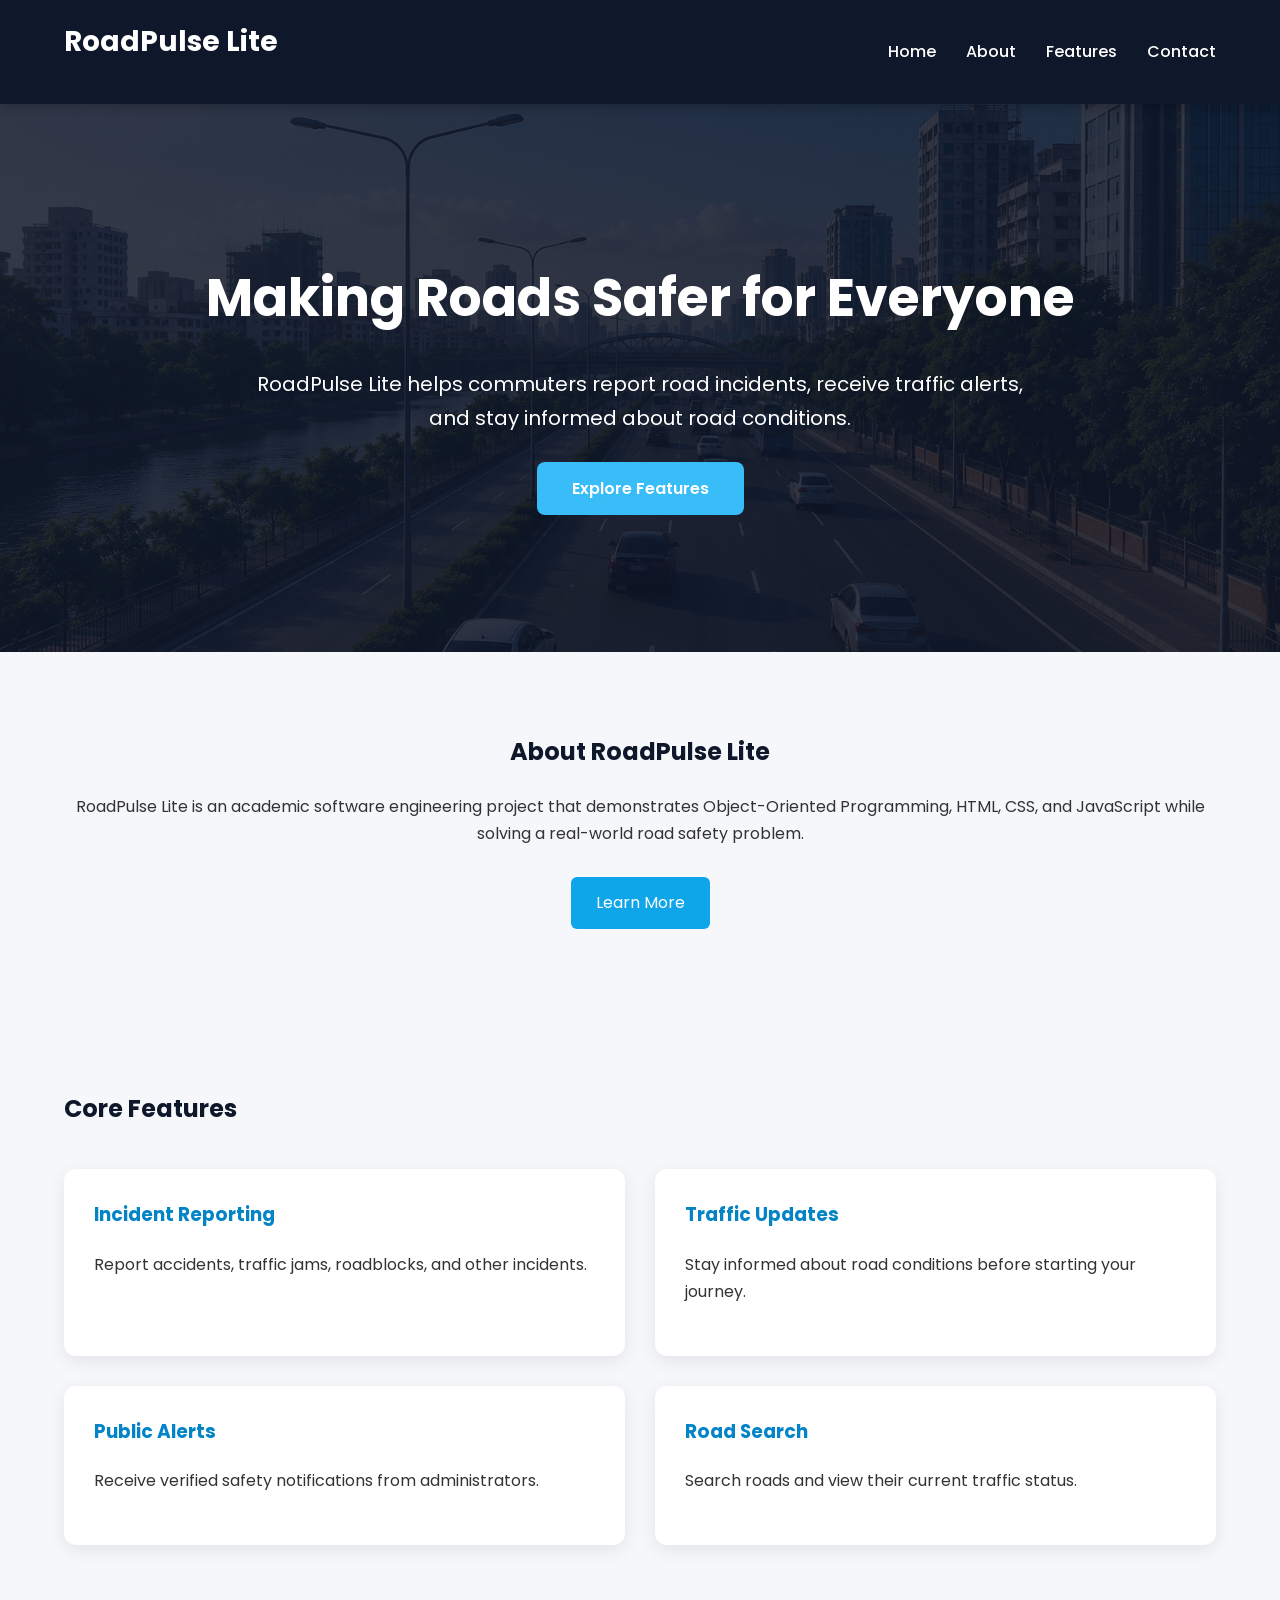
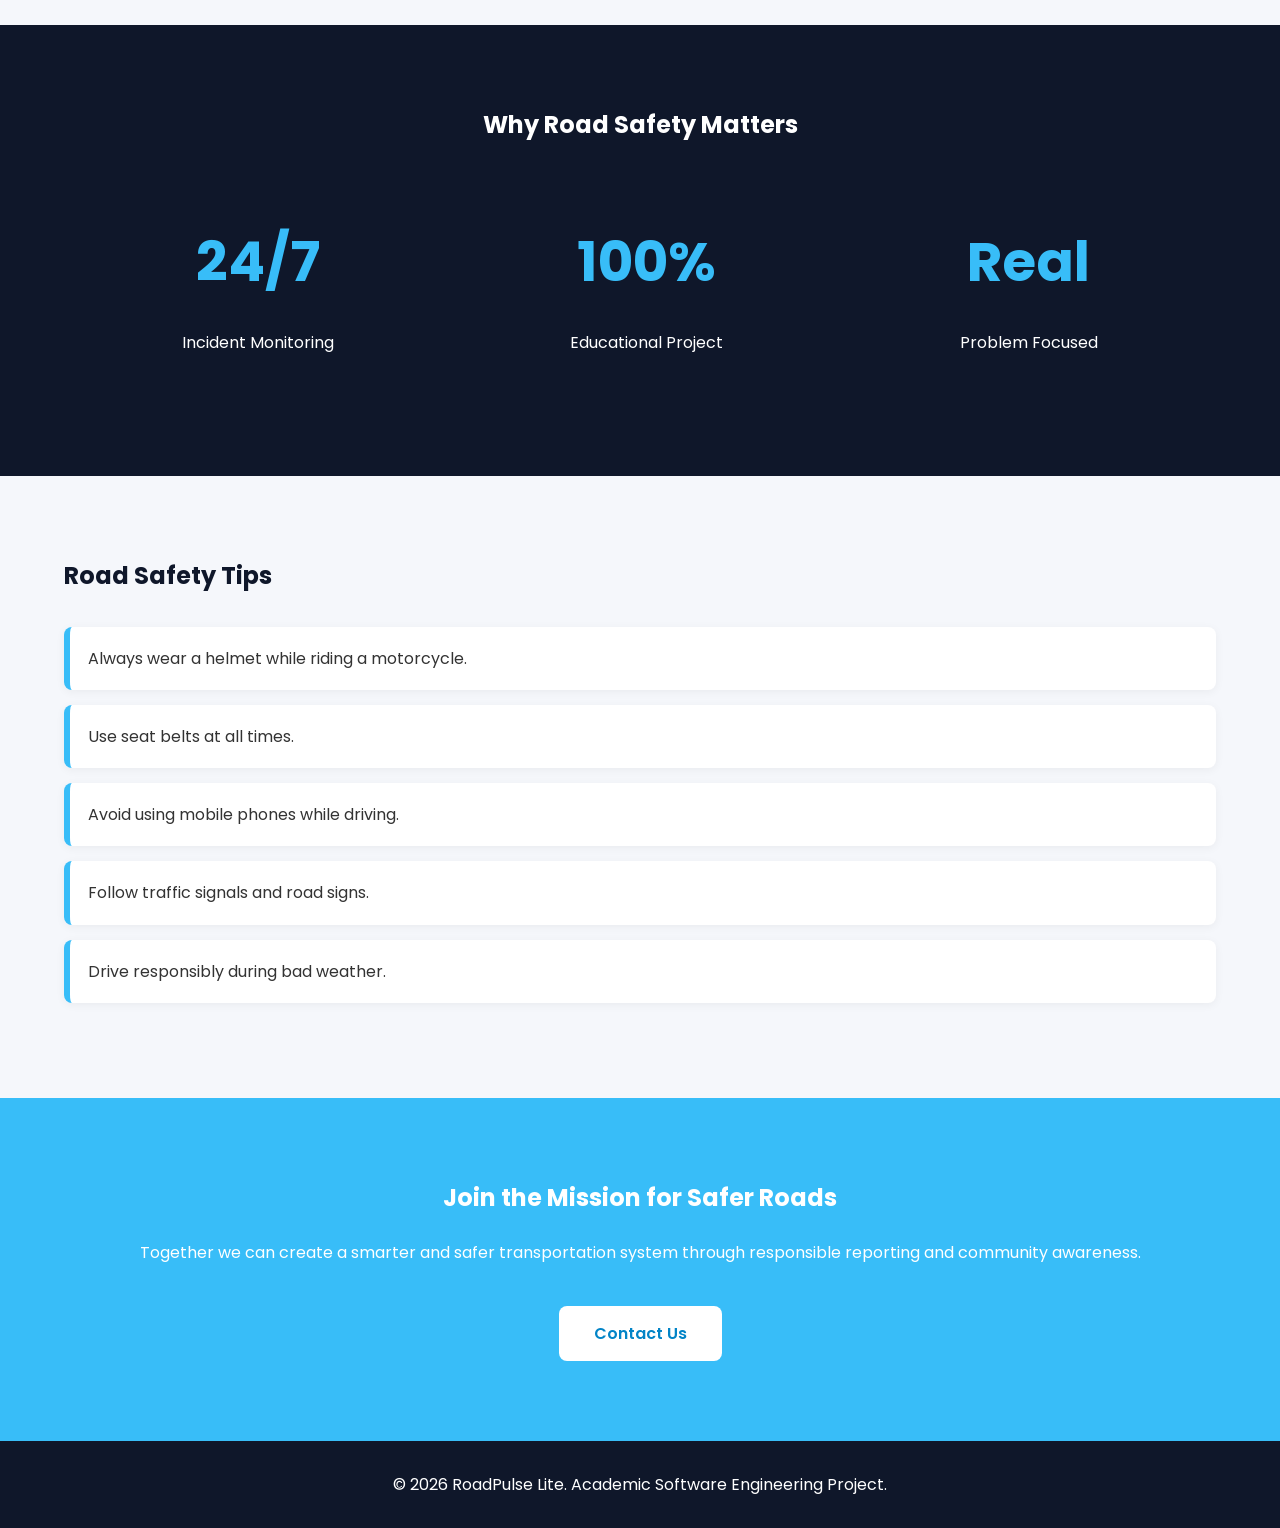
<file: Website/index.html>
<!DOCTYPE html>
<html lang="en">

<head>

    <meta charset="UTF-8">
    <meta name="viewport" content="width=device-width, initial-scale=1.0">

    <title>RoadPulse Lite | Smart Road Safety Platform</title>

    <meta name="description"
        content="RoadPulse Lite is a road safety and traffic incident reporting platform designed for Bangladesh.">

    <meta name="keywords"
        content="RoadPulse, Road Safety, Traffic, Bangladesh, Accident Reporting">

    <meta name="author" content="RoadPulse Lite Team">

    <link rel="stylesheet" href="css/style.css">
    <link rel="stylesheet" href="css/responsive.css">

</head>

<body>

    <!-- ========================= -->
    <!-- Header -->
    <!-- ========================= -->

    <header>

        <div class="container">

            <div class="logo">

                <h1>RoadPulse Lite</h1>

            </div>

            <nav>

                <ul>

                    <li><a href="index.html">Home</a></li>

                    <li><a href="about.html">About</a></li>

                    <li><a href="features.html">Features</a></li>

                    <li><a href="contact.html">Contact</a></li>

                </ul>

            </nav>

        </div>

    </header>

    <!-- ========================= -->
    <!-- Hero -->
    <!-- ========================= -->

    <main>

        <section id="hero">

            <div class="container">

                <h2>
                    Making Roads Safer for Everyone
                </h2>

                <p>

                    RoadPulse Lite helps commuters report road incidents,
                    receive traffic alerts,
                    and stay informed about road conditions.

                </p>

                <a href="features.html">
                    Explore Features
                </a>

            </div>

        </section>

        <!-- ========================= -->
        <!-- About -->
        <!-- ========================= -->

        <section id="about-preview">

            <div class="container">

                <h2>
                    About RoadPulse Lite
                </h2>

                <p>

                    RoadPulse Lite is an academic software engineering project
                    that demonstrates Object-Oriented Programming,
                    HTML,
                    CSS,
                    and JavaScript while solving a real-world road safety problem.

                </p>

                <a href="about.html">
                    Learn More
                </a>

            </div>

        </section>

        <!-- ========================= -->
        <!-- Features -->
        <!-- ========================= -->

        <section id="features-preview">

            <div class="container">

                <h2>
                    Core Features
                </h2>

                <div class="feature-grid">

                    <article>

                        <h3>
                            Incident Reporting
                        </h3>

                        <p>

                            Report accidents,
                            traffic jams,
                            roadblocks,
                            and other incidents.

                        </p>

                    </article>

                    <article>

                        <h3>
                            Traffic Updates
                        </h3>

                        <p>

                            Stay informed about road conditions
                            before starting your journey.

                        </p>

                    </article>

                    <article>

                        <h3>
                            Public Alerts
                        </h3>

                        <p>

                            Receive verified safety notifications
                            from administrators.

                        </p>

                    </article>

                    <article>

                        <h3>
                            Road Search
                        </h3>

                        <p>

                            Search roads and view their current traffic status.

                        </p>

                    </article>

                </div>

            </div>

        </section>

        <!-- ========================= -->
        <!-- Statistics -->
        <!-- ========================= -->

        <section id="statistics">

            <div class="container">

                <h2>

                    Why Road Safety Matters

                </h2>

                <div class="stats">

                    <div>

                        <h3>24/7</h3>

                        <p>Incident Monitoring</p>

                    </div>

                    <div>

                        <h3>100%</h3>

                        <p>Educational Project</p>

                    </div>

                    <div>

                        <h3>Real</h3>

                        <p>Problem Focused</p>

                    </div>

                </div>

            </div>

        </section>

        <!-- ========================= -->
        <!-- Safety Tips -->
        <!-- ========================= -->

        <section id="tips">

            <div class="container">

                <h2>

                    Road Safety Tips

                </h2>

                <ul>

                    <li>Always wear a helmet while riding a motorcycle.</li>

                    <li>Use seat belts at all times.</li>

                    <li>Avoid using mobile phones while driving.</li>

                    <li>Follow traffic signals and road signs.</li>

                    <li>Drive responsibly during bad weather.</li>

                </ul>

            </div>

        </section>

        <!-- ========================= -->
        <!-- Call To Action -->
        <!-- ========================= -->

        <section id="cta">

            <div class="container">

                <h2>

                    Join the Mission for Safer Roads

                </h2>

                <p>

                    Together we can create a smarter and safer transportation
                    system through responsible reporting and community awareness.

                </p>

                <a href="contact.html">

                    Contact Us

                </a>

            </div>

        </section>

    </main>

    <!-- ========================= -->
    <!-- Footer -->
    <!-- ========================= -->

    <footer>

        <div class="container">

            <p>

                © 2026 RoadPulse Lite.
                Academic Software Engineering Project.

            </p>

        </div>

    </footer>

</body>

</html>
</file>
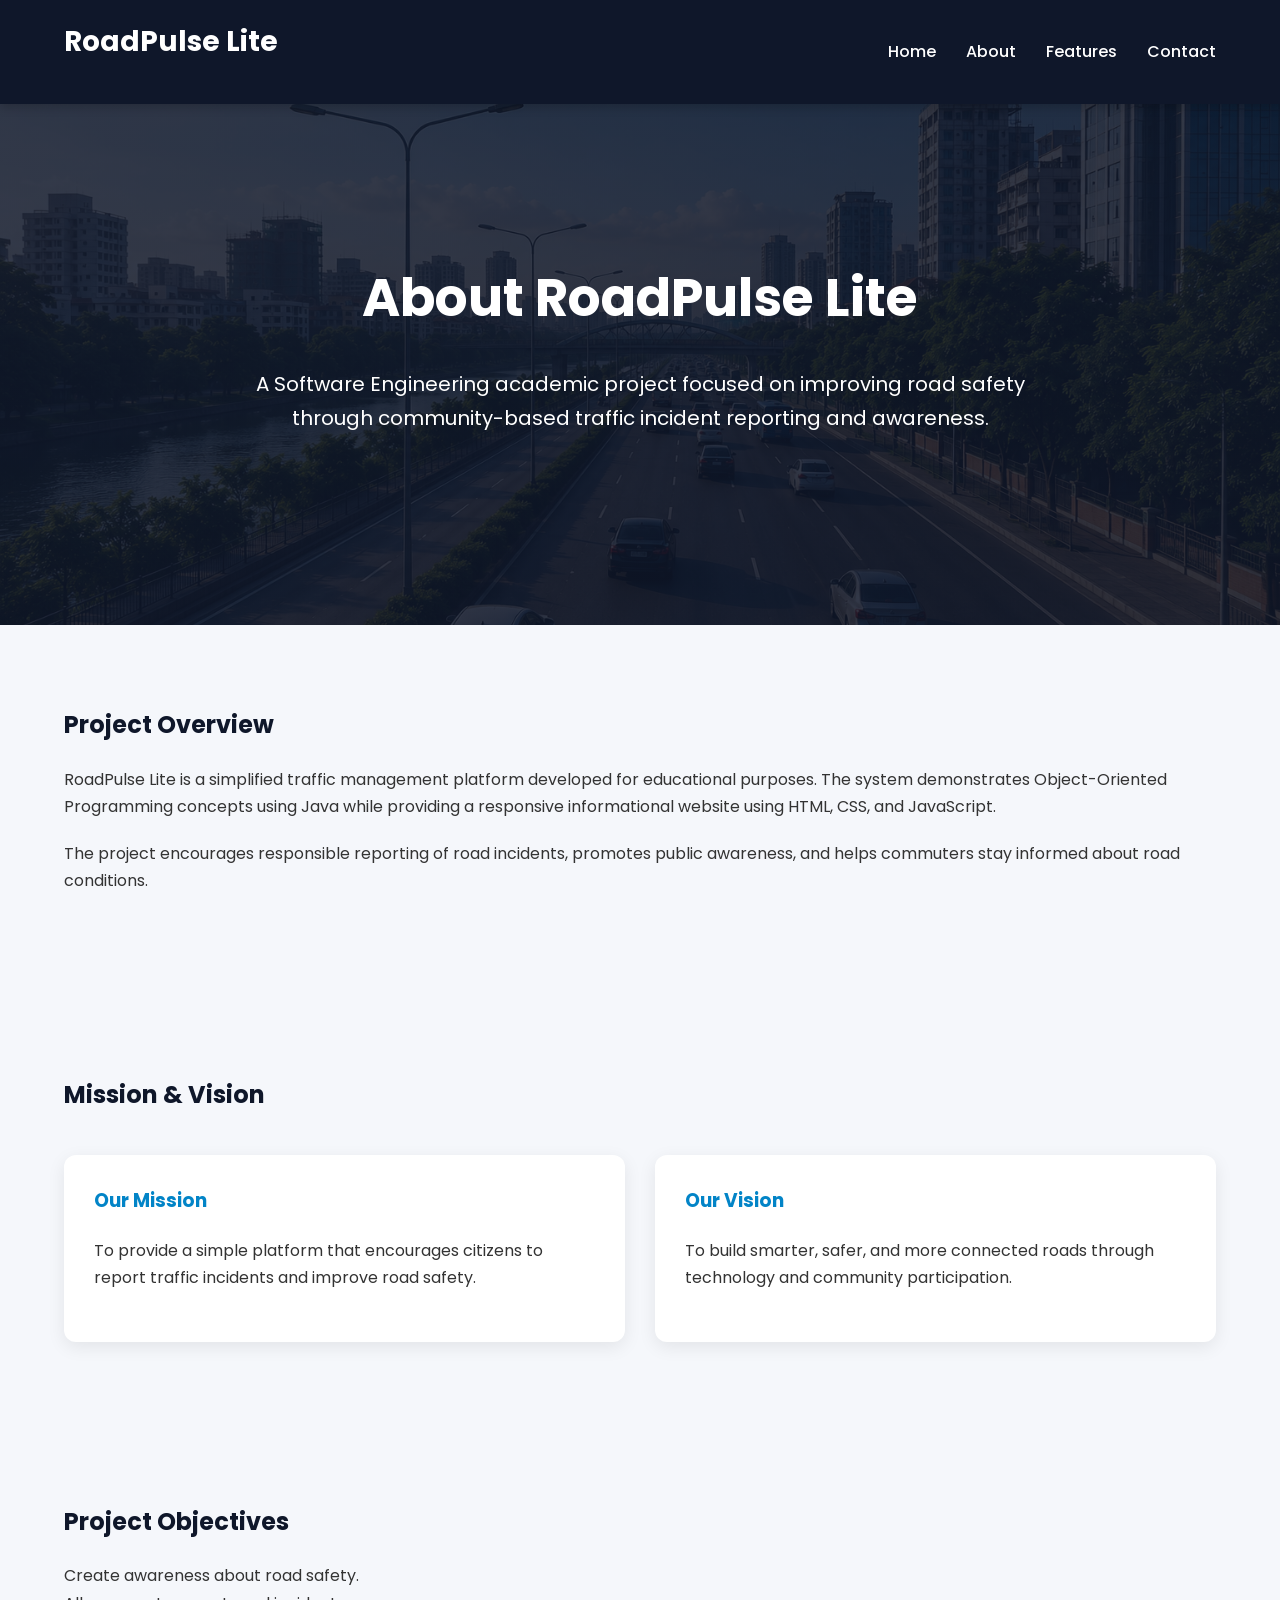
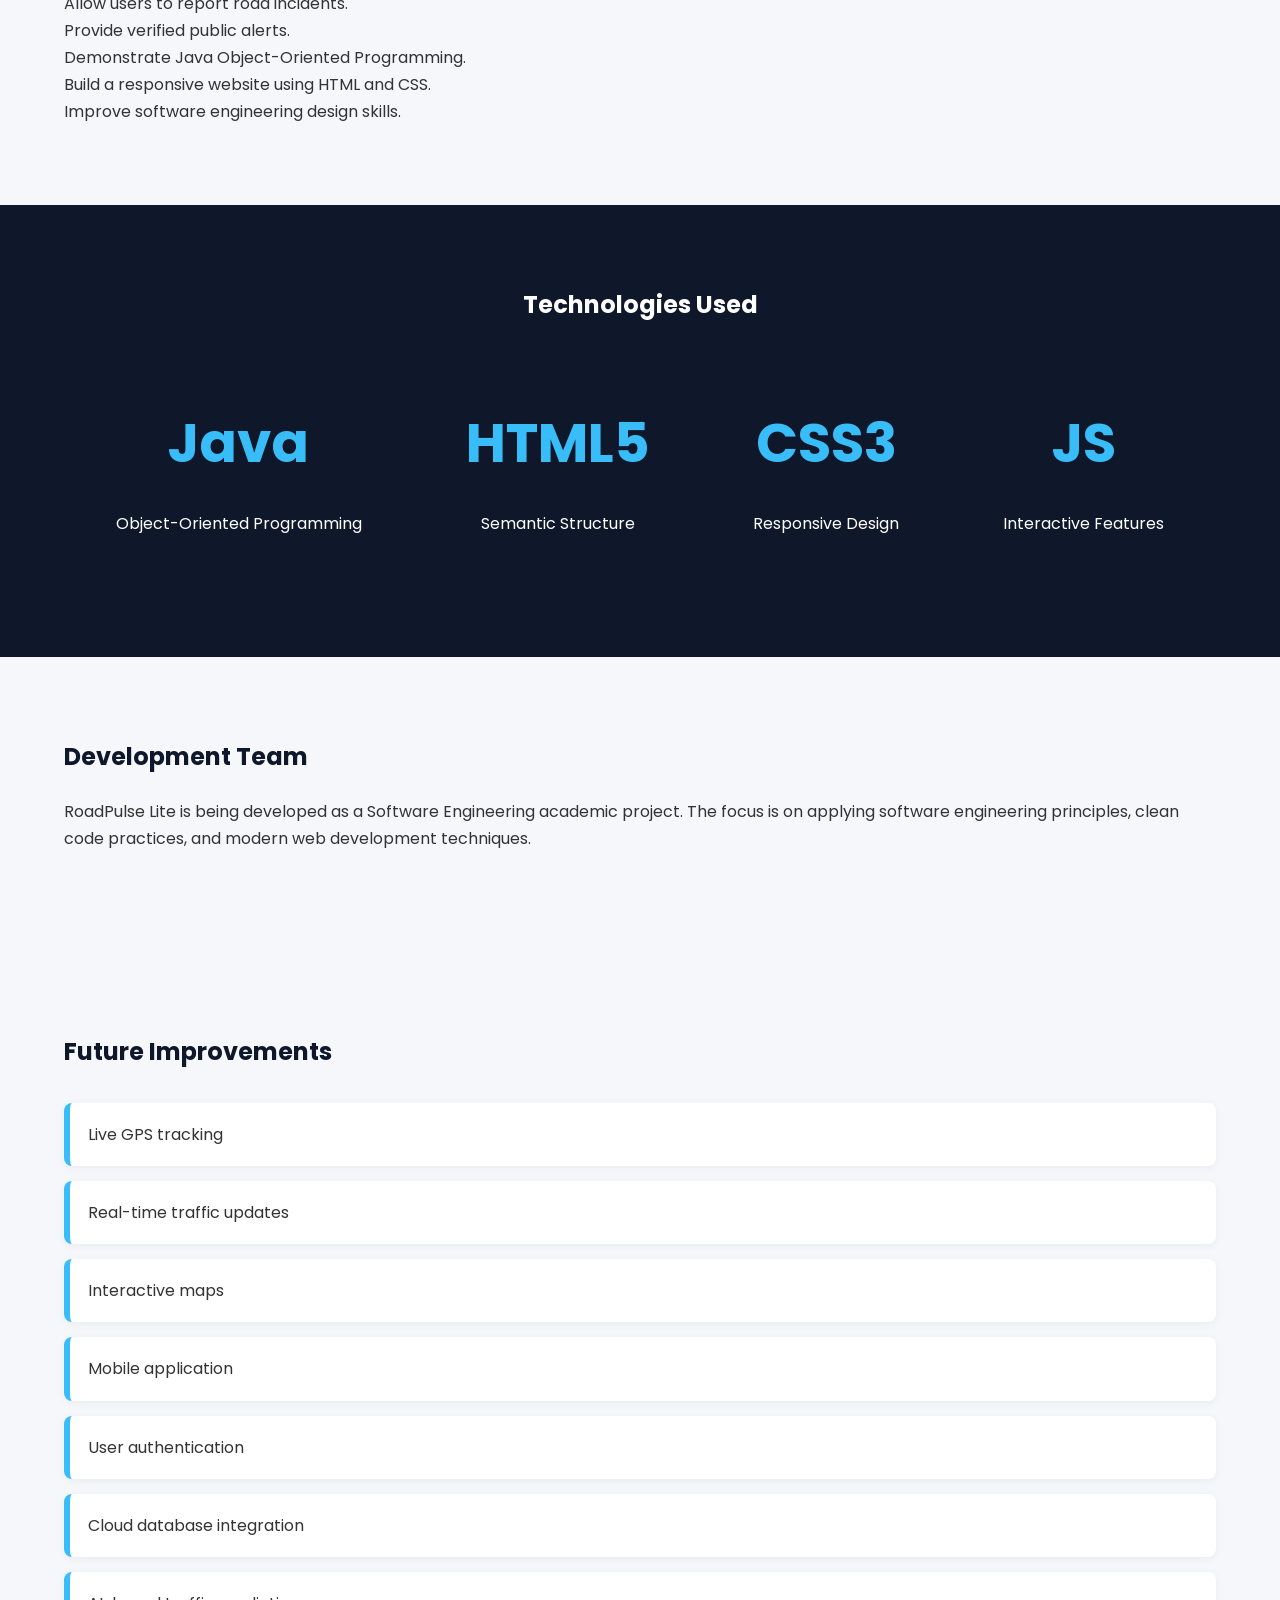
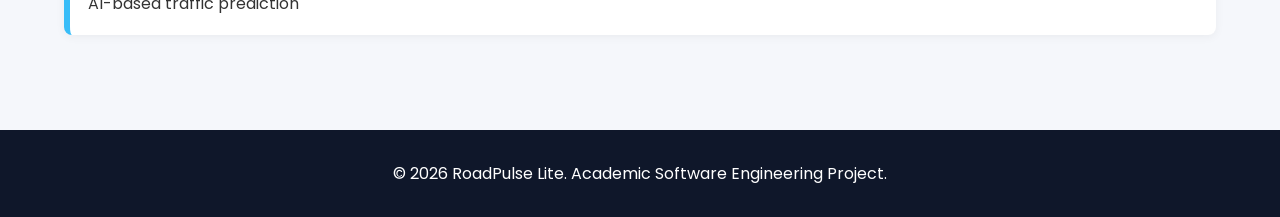
<file: Website/about.html>
<!DOCTYPE html>
<html lang="en">

<head>

    <meta charset="UTF-8">
    <meta name="viewport" content="width=device-width, initial-scale=1.0">

    <title>About | RoadPulse Lite</title>

    <meta name="description"
        content="Learn about RoadPulse Lite, its mission, vision, objectives, and technologies.">

    <link rel="stylesheet" href="css/style.css">
    <link rel="stylesheet" href="css/responsive.css">

</head>

<body>

    <!-- ========================= -->
    <!-- Header -->
    <!-- ========================= -->

    <header>

        <div class="container">

            <div class="logo">

                <h1>RoadPulse Lite</h1>

            </div>

            <nav>

                <ul>

                    <li><a href="index.html">Home</a></li>

                    <li><a href="about.html">About</a></li>

                    <li><a href="features.html">Features</a></li>

                    <li><a href="contact.html">Contact</a></li>

                </ul>

            </nav>

        </div>

    </header>

    <!-- ========================= -->
    <!-- Page Banner -->
    <!-- ========================= -->

    <section id="hero">

        <div class="container">

            <h2>About RoadPulse Lite</h2>

            <p>

                A Software Engineering academic project focused on improving
                road safety through community-based traffic incident reporting
                and awareness.

            </p>

        </div>

    </section>

    <!-- ========================= -->
    <!-- Project Overview -->
    <!-- ========================= -->

    <section>

        <div class="container">

            <h2>Project Overview</h2>

            <p>

                RoadPulse Lite is a simplified traffic management platform
                developed for educational purposes. The system demonstrates
                Object-Oriented Programming concepts using Java while providing
                a responsive informational website using HTML, CSS, and
                JavaScript.

            </p>

            <p>

                The project encourages responsible reporting of road incidents,
                promotes public awareness, and helps commuters stay informed
                about road conditions.

            </p>

        </div>

    </section>

    <!-- ========================= -->
    <!-- Mission & Vision -->
    <!-- ========================= -->

    <section id="features-preview">

        <div class="container">

            <h2>Mission & Vision</h2>

            <div class="feature-grid">

                <article>

                    <h3>Our Mission</h3>

                    <p>

                        To provide a simple platform that encourages citizens
                        to report traffic incidents and improve road safety.

                    </p>

                </article>

                <article>

                    <h3>Our Vision</h3>

                    <p>

                        To build smarter, safer, and more connected roads
                        through technology and community participation.

                    </p>

                </article>

            </div>

        </div>

    </section>

    <!-- ========================= -->
    <!-- Objectives -->
    <!-- ========================= -->

    <section>

        <div class="container">

            <h2>Project Objectives</h2>

            <ul>

                <li>Create awareness about road safety.</li>

                <li>Allow users to report road incidents.</li>

                <li>Provide verified public alerts.</li>

                <li>Demonstrate Java Object-Oriented Programming.</li>

                <li>Build a responsive website using HTML and CSS.</li>

                <li>Improve software engineering design skills.</li>

            </ul>

        </div>

    </section>

    <!-- ========================= -->
    <!-- Technologies -->
    <!-- ========================= -->

    <section id="statistics">

        <div class="container">

            <h2>Technologies Used</h2>

            <div class="stats">

                <div>

                    <h3>Java</h3>

                    <p>Object-Oriented Programming</p>

                </div>

                <div>

                    <h3>HTML5</h3>

                    <p>Semantic Structure</p>

                </div>

                <div>

                    <h3>CSS3</h3>

                    <p>Responsive Design</p>

                </div>

                <div>

                    <h3>JS</h3>

                    <p>Interactive Features</p>

                </div>

            </div>

        </div>

    </section>

    <!-- ========================= -->
    <!-- Team -->
    <!-- ========================= -->

    <section>

        <div class="container">

            <h2>Development Team</h2>

            <p>

                RoadPulse Lite is being developed as a Software Engineering
                academic project. The focus is on applying software engineering
                principles, clean code practices, and modern web development
                techniques.

            </p>

        </div>

    </section>

    <!-- ========================= -->
    <!-- Future Scope -->
    <!-- ========================= -->

    <section id="tips">

        <div class="container">

            <h2>Future Improvements</h2>

            <ul>

                <li>Live GPS tracking</li>

                <li>Real-time traffic updates</li>

                <li>Interactive maps</li>

                <li>Mobile application</li>

                <li>User authentication</li>

                <li>Cloud database integration</li>

                <li>AI-based traffic prediction</li>

            </ul>

        </div>

    </section>

    <!-- ========================= -->
    <!-- Footer -->
    <!-- ========================= -->

    <footer>

        <div class="container">

            <p>

                © 2026 RoadPulse Lite.
                Academic Software Engineering Project.

            </p>

        </div>

    </footer>

</body>

</html>
</file>
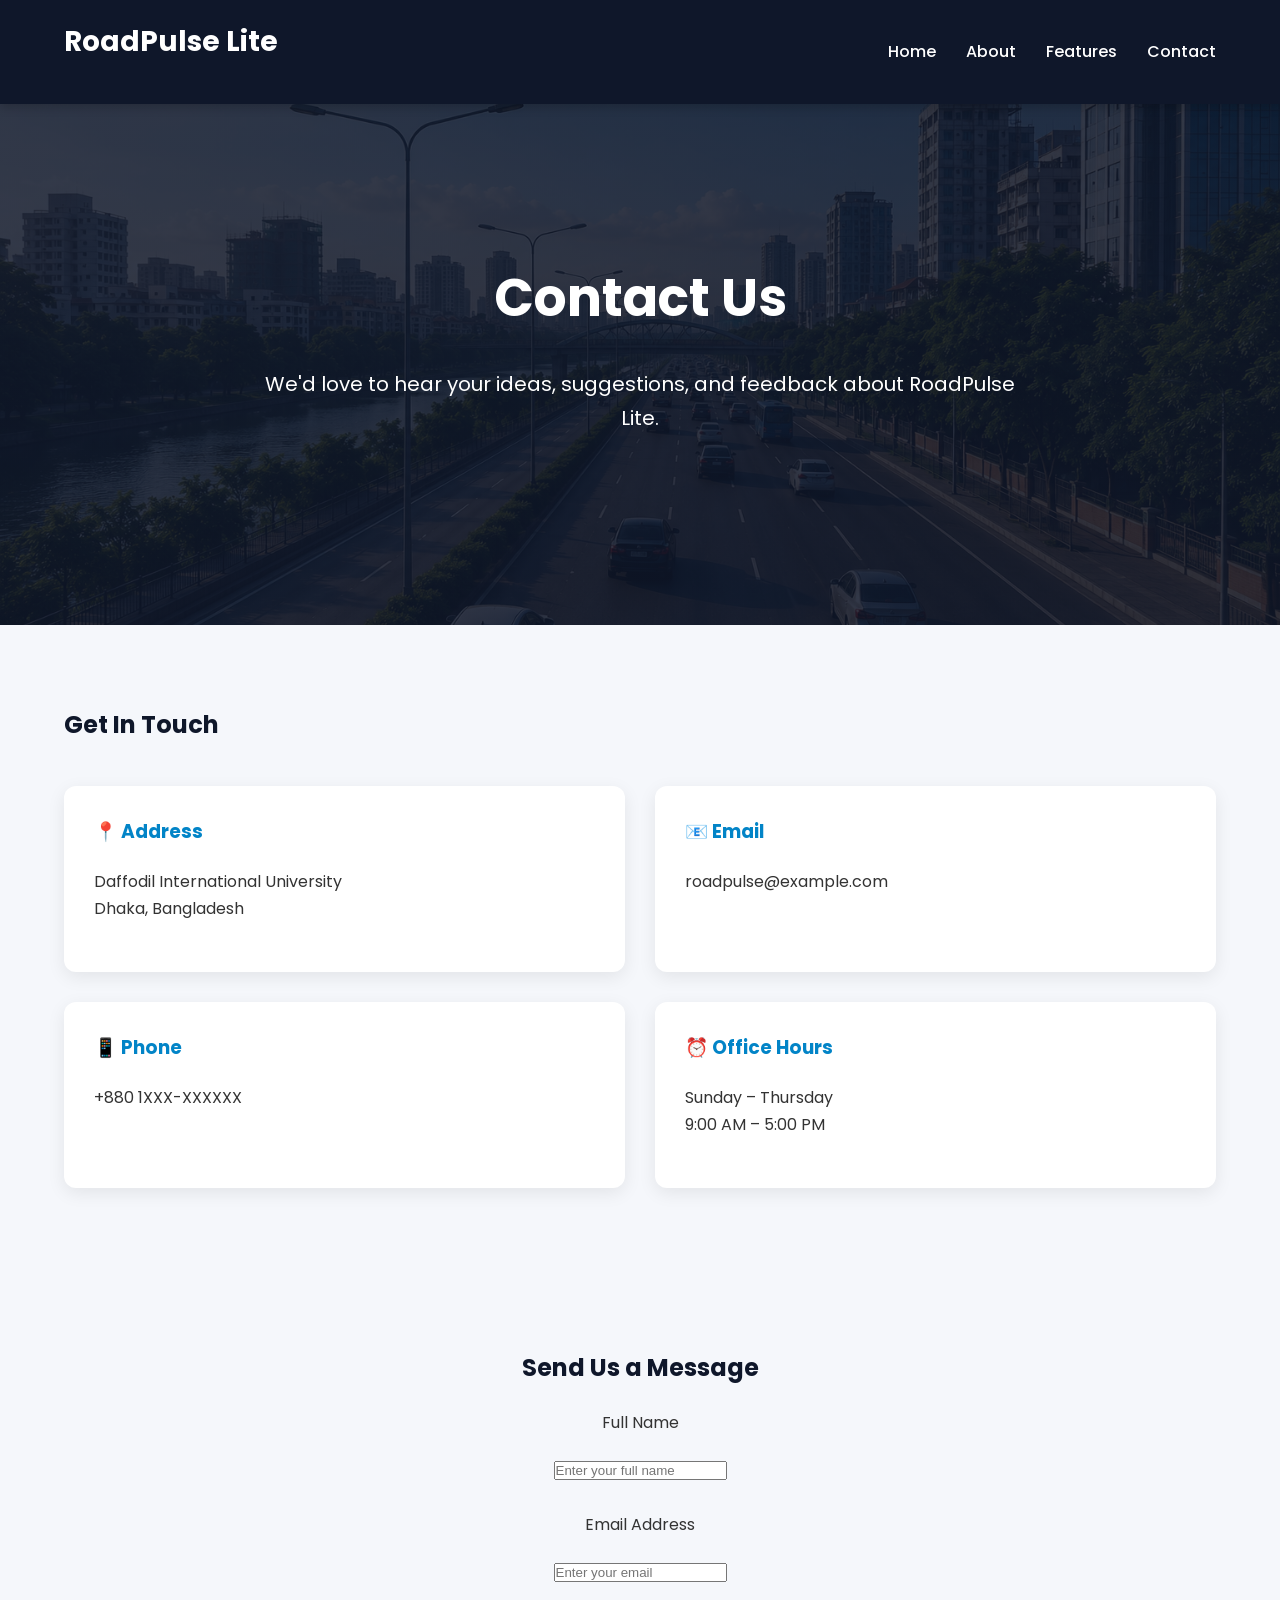
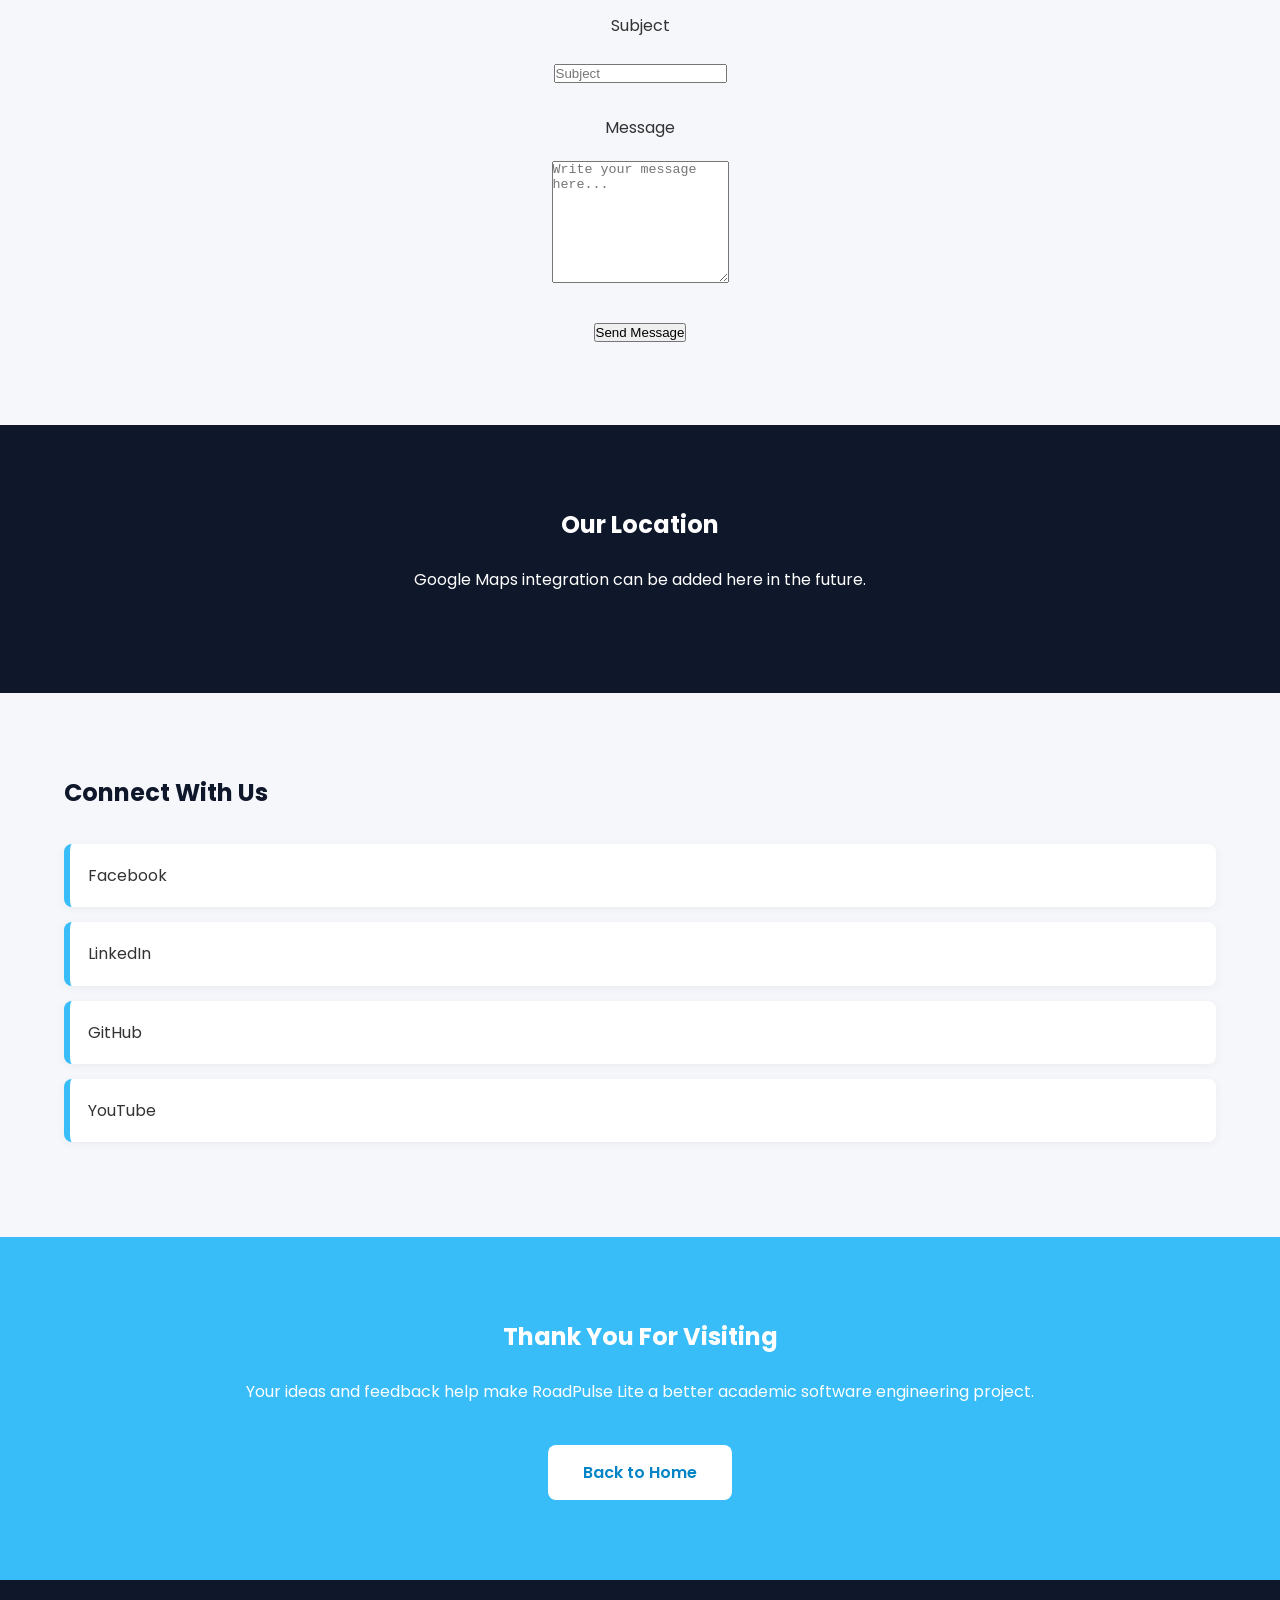
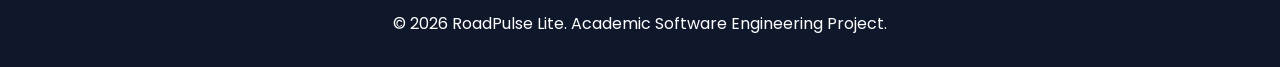
<file: Website/contact.html>
<!DOCTYPE html>
<html lang="en">

<head>

    <meta charset="UTF-8">
    <meta name="viewport" content="width=device-width, initial-scale=1.0">

    <title>Contact | RoadPulse Lite</title>

    <meta name="description"
        content="Contact the RoadPulse Lite development team.">

    <link rel="stylesheet" href="css/style.css">
    <link rel="stylesheet" href="css/responsive.css">

</head>

<body>

    <!-- ========================= -->
    <!-- Header -->
    <!-- ========================= -->

    <header>

        <div class="container">

            <div class="logo">

                <h1>RoadPulse Lite</h1>

            </div>

            <nav>

                <ul>

                    <li><a href="index.html">Home</a></li>

                    <li><a href="about.html">About</a></li>

                    <li><a href="features.html">Features</a></li>

                    <li><a href="contact.html">Contact</a></li>

                </ul>

            </nav>

        </div>

    </header>

    <!-- ========================= -->
    <!-- Hero -->
    <!-- ========================= -->

    <section id="hero">

        <div class="container">

            <h2>Contact Us</h2>

            <p>

                We'd love to hear your ideas, suggestions,
                and feedback about RoadPulse Lite.

            </p>

        </div>

    </section>

    <!-- ========================= -->
    <!-- Contact Information -->
    <!-- ========================= -->

    <section>

        <div class="container">

            <h2>Get In Touch</h2>

            <div class="feature-grid">

                <article>

                    <h3>📍 Address</h3>

                    <p>

                        Daffodil International University<br>
                        Dhaka, Bangladesh

                    </p>

                </article>

                <article>

                    <h3>📧 Email</h3>

                    <p>

                        roadpulse@example.com

                    </p>

                </article>

                <article>

                    <h3>📱 Phone</h3>

                    <p>

                        +880 1XXX-XXXXXX

                    </p>

                </article>

                <article>

                    <h3>⏰ Office Hours</h3>

                    <p>

                        Sunday – Thursday<br>
                        9:00 AM – 5:00 PM

                    </p>

                </article>

            </div>

        </div>

    </section>

    <!-- ========================= -->
    <!-- Contact Form -->
    <!-- ========================= -->

    <section id="about-preview">

        <div class="container">

            <h2>Send Us a Message</h2>

            <form>

                <p>

                    <label for="name">Full Name</label>

                </p>

                <input
                    type="text"
                    id="name"
                    placeholder="Enter your full name"
                    required>

                <br><br>

                <p>

                    <label for="email">Email Address</label>

                </p>

                <input
                    type="email"
                    id="email"
                    placeholder="Enter your email"
                    required>

                <br><br>

                <p>

                    <label for="subject">Subject</label>

                </p>

                <input
                    type="text"
                    id="subject"
                    placeholder="Subject"
                    required>

                <br><br>

                <p>

                    <label for="message">Message</label>

                </p>

                <textarea
                    id="message"
                    rows="8"
                    placeholder="Write your message here..."
                    required></textarea>

                <br><br>

                <button type="submit">

                    Send Message

                </button>

            </form>

        </div>

    </section>

    <!-- ========================= -->
    <!-- Map -->
    <!-- ========================= -->

    <section id="statistics">

        <div class="container">

            <h2>Our Location</h2>

            <p>

                Google Maps integration can be added here in the future.

            </p>

        </div>

    </section>

    <!-- ========================= -->
    <!-- Social Links -->
    <!-- ========================= -->

    <section id="tips">

        <div class="container">

            <h2>Connect With Us</h2>

            <ul>

                <li>Facebook</li>

                <li>LinkedIn</li>

                <li>GitHub</li>

                <li>YouTube</li>

            </ul>

        </div>

    </section>

    <!-- ========================= -->
    <!-- CTA -->
    <!-- ========================= -->

    <section id="cta">

        <div class="container">

            <h2>

                Thank You For Visiting

            </h2>

            <p>

                Your ideas and feedback help make RoadPulse Lite
                a better academic software engineering project.

            </p>

            <a href="index.html">

                Back to Home

            </a>

        </div>

    </section>

    <!-- ========================= -->
    <!-- Footer -->
    <!-- ========================= -->

    <footer>

        <div class="container">

            <p>

                © 2026 RoadPulse Lite.
                Academic Software Engineering Project.

            </p>

        </div>

    </footer>

</body>

</html>
</file>
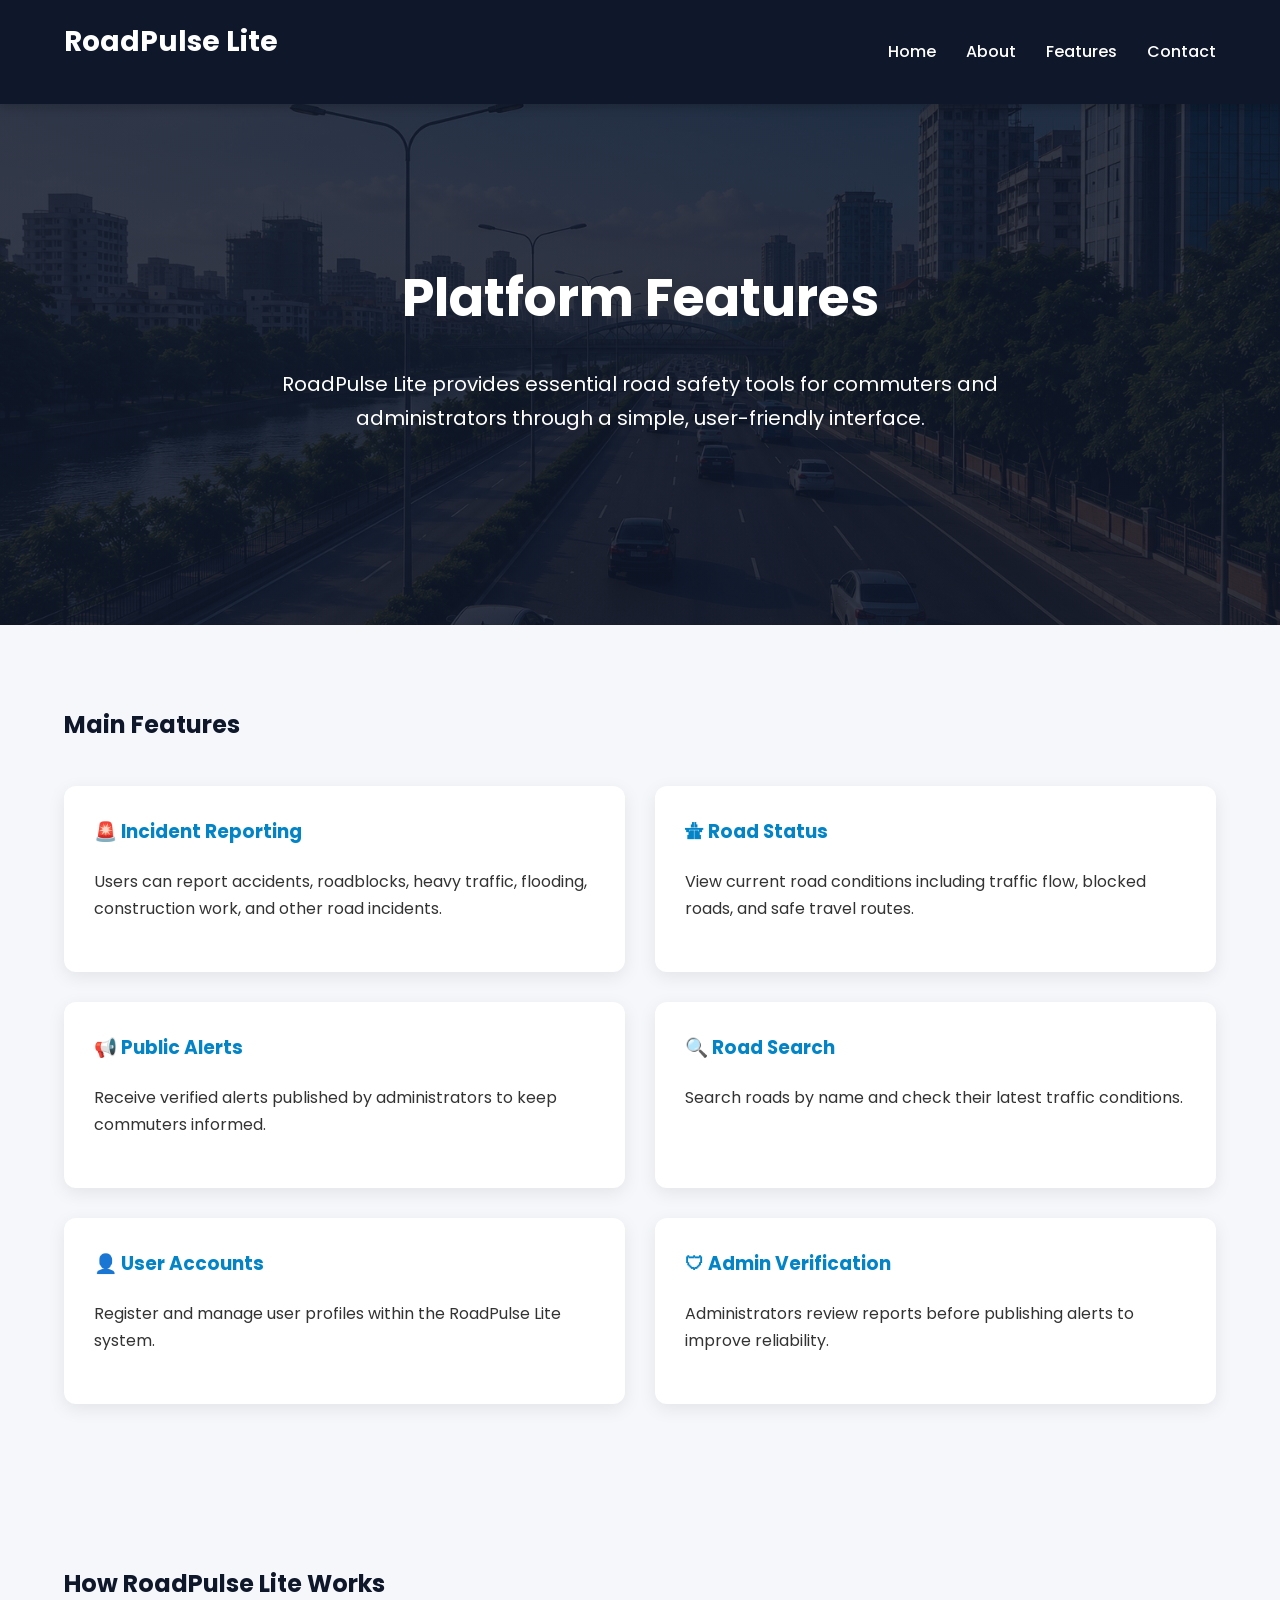
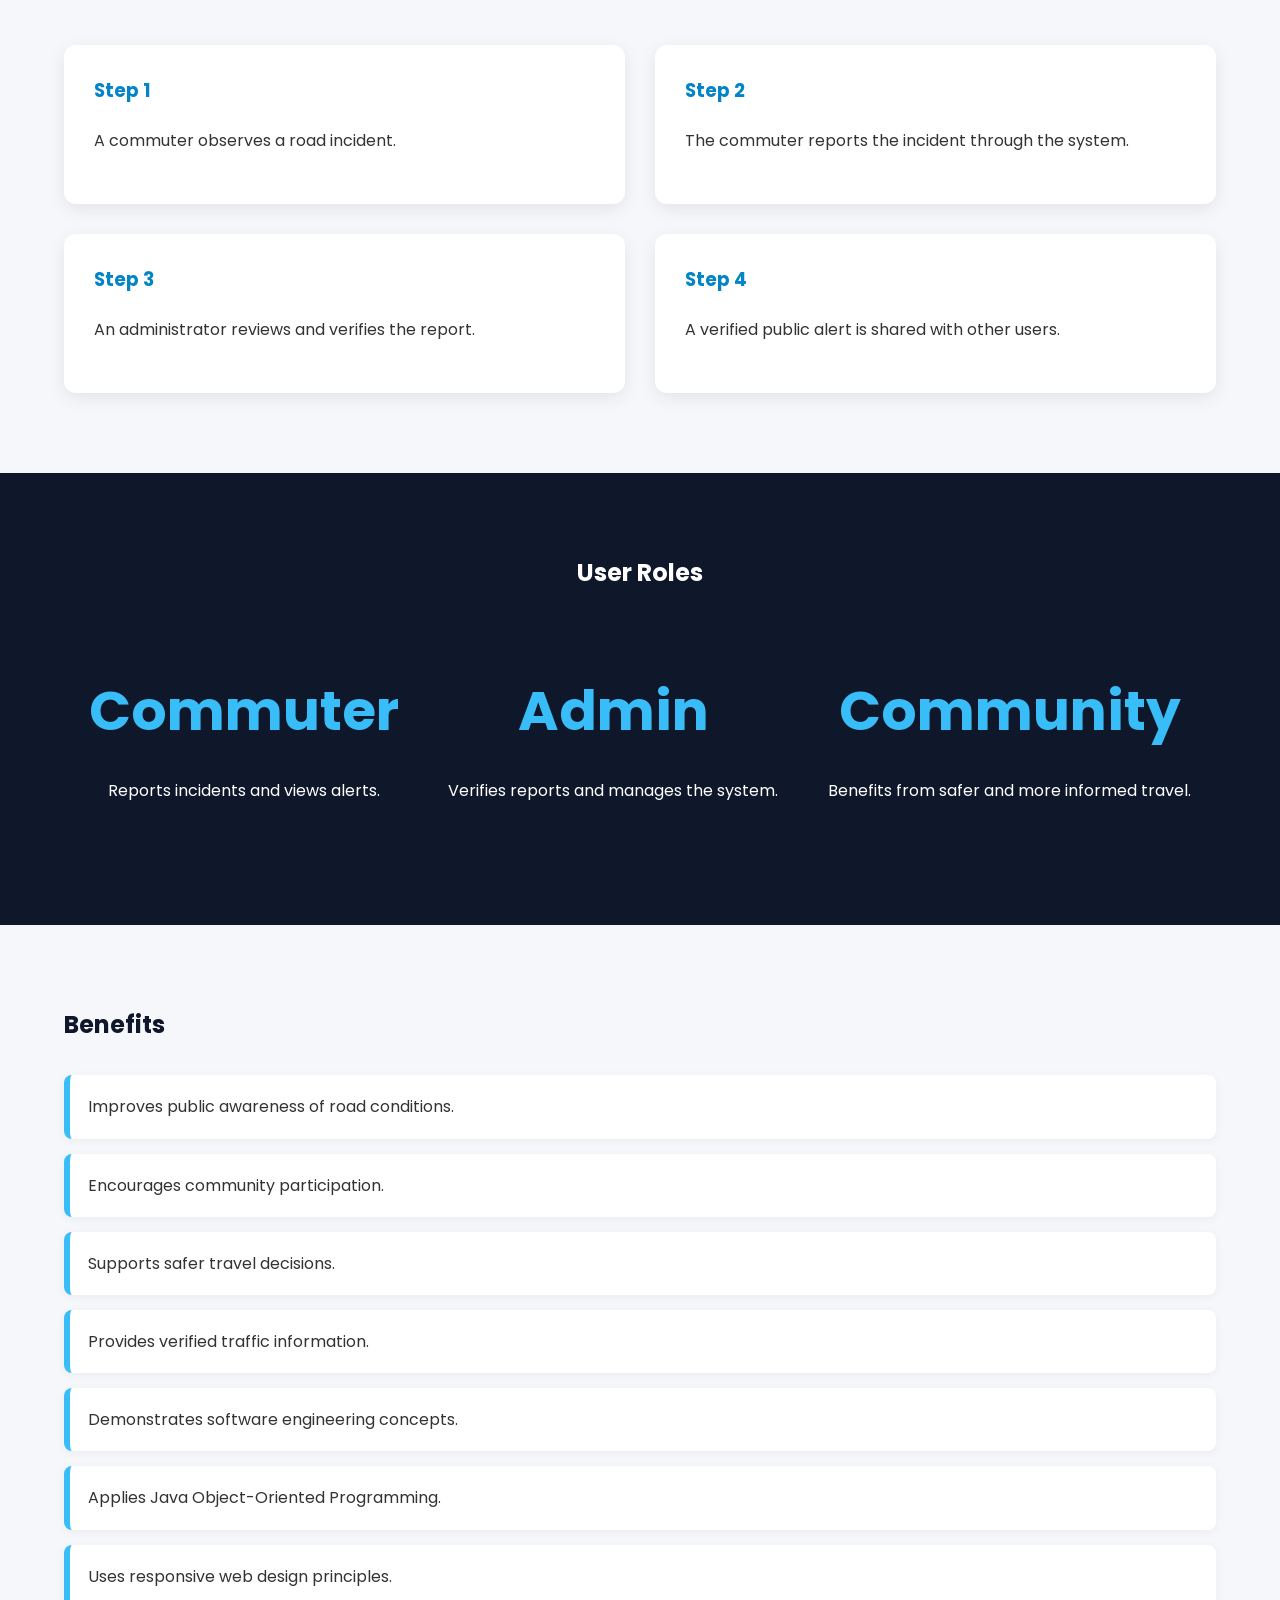
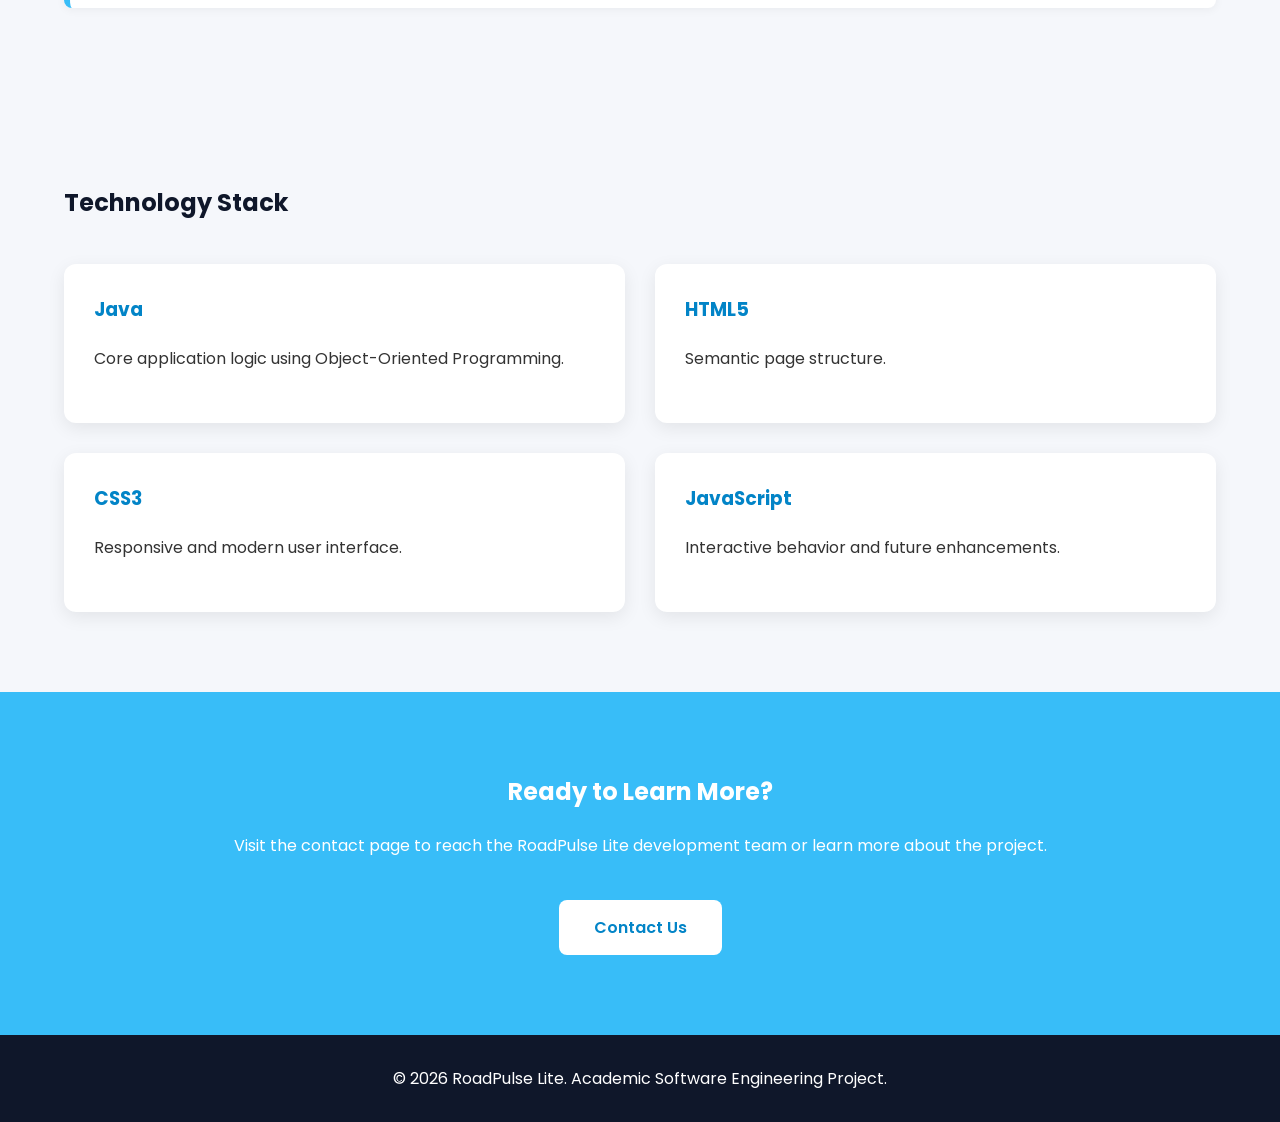
<file: Website/features.html>
<!DOCTYPE html>
<html lang="en">

<head>

    <meta charset="UTF-8">
    <meta name="viewport" content="width=device-width, initial-scale=1.0">

    <title>Features | RoadPulse Lite</title>

    <meta name="description"
        content="Explore the features of RoadPulse Lite including incident reporting, road status, alerts, and administration.">

    <link rel="stylesheet" href="css/style.css">
    <link rel="stylesheet" href="css/responsive.css">

</head>

<body>

    <!-- ========================= -->
    <!-- Header -->
    <!-- ========================= -->

    <header>

        <div class="container">

            <div class="logo">

                <h1>RoadPulse Lite</h1>

            </div>

            <nav>

                <ul>

                    <li><a href="index.html">Home</a></li>

                    <li><a href="about.html">About</a></li>

                    <li><a href="features.html">Features</a></li>

                    <li><a href="contact.html">Contact</a></li>

                </ul>

            </nav>

        </div>

    </header>

    <!-- ========================= -->
    <!-- Hero -->
    <!-- ========================= -->

    <section id="hero">

        <div class="container">

            <h2>Platform Features</h2>

            <p>

                RoadPulse Lite provides essential road safety tools for
                commuters and administrators through a simple, user-friendly
                interface.

            </p>

        </div>

    </section>

    <!-- ========================= -->
    <!-- Main Features -->
    <!-- ========================= -->

    <section id="features-preview">

        <div class="container">

            <h2>Main Features</h2>

            <div class="feature-grid">

                <article>

                    <h3>🚨 Incident Reporting</h3>

                    <p>

                        Users can report accidents, roadblocks, heavy traffic,
                        flooding, construction work, and other road incidents.

                    </p>

                </article>

                <article>

                    <h3>🛣 Road Status</h3>

                    <p>

                        View current road conditions including traffic flow,
                        blocked roads, and safe travel routes.

                    </p>

                </article>

                <article>

                    <h3>📢 Public Alerts</h3>

                    <p>

                        Receive verified alerts published by administrators to
                        keep commuters informed.

                    </p>

                </article>

                <article>

                    <h3>🔍 Road Search</h3>

                    <p>

                        Search roads by name and check their latest traffic
                        conditions.

                    </p>

                </article>

                <article>

                    <h3>👤 User Accounts</h3>

                    <p>

                        Register and manage user profiles within the RoadPulse
                        Lite system.

                    </p>

                </article>

                <article>

                    <h3>🛡 Admin Verification</h3>

                    <p>

                        Administrators review reports before publishing alerts
                        to improve reliability.

                    </p>

                </article>

            </div>

        </div>

    </section>

    <!-- ========================= -->
    <!-- Workflow -->
    <!-- ========================= -->

    <section>

        <div class="container">

            <h2>How RoadPulse Lite Works</h2>

            <div class="feature-grid">

                <article>

                    <h3>Step 1</h3>

                    <p>

                        A commuter observes a road incident.

                    </p>

                </article>

                <article>

                    <h3>Step 2</h3>

                    <p>

                        The commuter reports the incident through the system.

                    </p>

                </article>

                <article>

                    <h3>Step 3</h3>

                    <p>

                        An administrator reviews and verifies the report.

                    </p>

                </article>

                <article>

                    <h3>Step 4</h3>

                    <p>

                        A verified public alert is shared with other users.

                    </p>

                </article>

            </div>

        </div>

    </section>

    <!-- ========================= -->
    <!-- User Roles -->
    <!-- ========================= -->

    <section id="statistics">

        <div class="container">

            <h2>User Roles</h2>

            <div class="stats">

                <div>

                    <h3>Commuter</h3>

                    <p>

                        Reports incidents and views alerts.

                    </p>

                </div>

                <div>

                    <h3>Admin</h3>

                    <p>

                        Verifies reports and manages the system.

                    </p>

                </div>

                <div>

                    <h3>Community</h3>

                    <p>

                        Benefits from safer and more informed travel.

                    </p>

                </div>

            </div>

        </div>

    </section>

    <!-- ========================= -->
    <!-- Benefits -->
    <!-- ========================= -->

    <section id="tips">

        <div class="container">

            <h2>Benefits</h2>

            <ul>

                <li>Improves public awareness of road conditions.</li>

                <li>Encourages community participation.</li>

                <li>Supports safer travel decisions.</li>

                <li>Provides verified traffic information.</li>

                <li>Demonstrates software engineering concepts.</li>

                <li>Applies Java Object-Oriented Programming.</li>

                <li>Uses responsive web design principles.</li>

            </ul>

        </div>

    </section>

    <!-- ========================= -->
    <!-- Technologies -->
    <!-- ========================= -->

    <section>

        <div class="container">

            <h2>Technology Stack</h2>

            <div class="feature-grid">

                <article>

                    <h3>Java</h3>

                    <p>

                        Core application logic using Object-Oriented
                        Programming.

                    </p>

                </article>

                <article>

                    <h3>HTML5</h3>

                    <p>

                        Semantic page structure.

                    </p>

                </article>

                <article>

                    <h3>CSS3</h3>

                    <p>

                        Responsive and modern user interface.

                    </p>

                </article>

                <article>

                    <h3>JavaScript</h3>

                    <p>

                        Interactive behavior and future enhancements.

                    </p>

                </article>

            </div>

        </div>

    </section>

    <!-- ========================= -->
    <!-- CTA -->
    <!-- ========================= -->

    <section id="cta">

        <div class="container">

            <h2>

                Ready to Learn More?

            </h2>

            <p>

                Visit the contact page to reach the RoadPulse Lite
                development team or learn more about the project.

            </p>

            <a href="contact.html">

                Contact Us

            </a>

        </div>

    </section>

    <!-- ========================= -->
    <!-- Footer -->
    <!-- ========================= -->

    <footer>

        <div class="container">

            <p>

                © 2026 RoadPulse Lite.
                Academic Software Engineering Project.

            </p>

        </div>

    </footer>

</body>

</html>
</file>
<file: Website/css/style.css>
/* ===========================
   Google Font
=========================== */

@import url('https://fonts.googleapis.com/css2?family=Poppins:wght@300;400;500;600;700;800&display=swap');

/* ===========================
   Reset
=========================== */

*{
    margin:0;
    padding:0;
    box-sizing:border-box;
}

html{
    scroll-behavior:smooth;
}

body{

    font-family:'Poppins',sans-serif;
    background:#f5f7fb;
    color:#333;
    line-height:1.7;

}

/* ===========================
   Global
=========================== */

.container{

    width:90%;
    max-width:1200px;
    margin:auto;

}

section{

    padding:80px 0;

}

h1,h2,h3{

    color:#0f172a;
    margin-bottom:20px;

}

p{

    margin-bottom:20px;

}

a{

    text-decoration:none;

}

ul{

    list-style:none;

}

/* ===========================
   Header
=========================== */

header{

    background:#0f172a;
    color:white;

    position:sticky;
    top:0;

    z-index:1000;

    box-shadow:0 3px 10px rgba(0,0,0,.2);

}

header .container{

    display:flex;
    justify-content:space-between;
    align-items:center;

    padding:18px 0;

}

.logo h1{

    color:white;
    font-size:28px;

}

nav ul{

    display:flex;
    gap:30px;

}

nav a{

    color:white;
    font-weight:500;
    transition:.3s;

}

nav a:hover{

    color:#38bdf8;

}

/* ===========================
   Hero
=========================== */

#hero{

    background:linear-gradient(rgba(15,23,42,.85),
    rgba(15,23,42,.85)),
    url("../images/hero.jpg");

    background-size:cover;
    background-position:center;

    color:white;

    text-align:center;

    padding:150px 20px;

}

#hero h2{

    color:white;

    font-size:52px;

    margin-bottom:25px;

}

#hero p{

    width:70%;
    margin:auto;

    font-size:20px;

    margin-bottom:40px;

}

#hero a{

    background:#38bdf8;

    color:white;

    padding:15px 35px;

    border-radius:8px;

    font-weight:600;

    transition:.3s;

}

#hero a:hover{

    background:#0284c7;

}

/* ===========================
   About
=========================== */

#about-preview{

    text-align:center;

}

#about-preview a{

    display:inline-block;

    margin-top:10px;

    color:white;

    background:#0ea5e9;

    padding:12px 25px;

    border-radius:6px;

    transition:.3s;

}

#about-preview a:hover{

    background:#0284c7;

}

/* ===========================
   Features
=========================== */

.feature-grid{

    display:grid;

    grid-template-columns:repeat(2,1fr);

    gap:30px;

    margin-top:40px;

}

.feature-grid article{

    background:white;

    padding:30px;

    border-radius:12px;

    box-shadow:0 5px 18px rgba(0,0,0,.08);

    transition:.3s;

}

.feature-grid article:hover{

    transform:translateY(-8px);

}

.feature-grid h3{

    color:#0284c7;

}

/* ===========================
   Statistics
=========================== */

#statistics{

    background:#0f172a;

    color:white;

    text-align:center;

}

#statistics h2{

    color:white;

}

.stats{

    display:flex;

    justify-content:space-around;

    margin-top:50px;

    flex-wrap:wrap;

}

.stats div{

    margin:20px;

}

.stats h3{

    color:#38bdf8;

    font-size:55px;

}

/* ===========================
   Safety Tips
=========================== */

#tips ul{

    margin-top:30px;

}

#tips li{

    background:white;

    margin-bottom:15px;

    padding:18px;

    border-left:6px solid #38bdf8;

    border-radius:8px;

    box-shadow:0 2px 10px rgba(0,0,0,.05);

}

/* ===========================
   CTA
=========================== */

#cta{

    background:#38bdf8;

    text-align:center;

    color:white;

}

#cta h2{

    color:white;

}

#cta a{

    display:inline-block;

    margin-top:20px;

    background:white;

    color:#0284c7;

    padding:14px 35px;

    border-radius:8px;

    font-weight:600;

    transition:.3s;

}

#cta a:hover{

    background:#e2e8f0;

}

/* ===========================
   Footer
=========================== */

footer{

    background:#0f172a;

    color:white;

    text-align:center;

    padding:30px;

}

footer p{

    margin:0;

}
</file>
<file: Website/css/responsive.css>
/* ===========================
   Google Font
=========================== */

@import url('https://fonts.googleapis.com/css2?family=Poppins:wght@300;400;500;600;700;800&display=swap');

/* ===========================
   Reset
=========================== */

*{
    margin:0;
    padding:0;
    box-sizing:border-box;
}

html{
    scroll-behavior:smooth;
}

body{

    font-family:'Poppins',sans-serif;
    background:#f5f7fb;
    color:#333;
    line-height:1.7;

}

/* ===========================
   Global
=========================== */

.container{

    width:90%;
    max-width:1200px;
    margin:auto;

}

section{

    padding:80px 0;

}

h1,h2,h3{

    color:#0f172a;
    margin-bottom:20px;

}

p{

    margin-bottom:20px;

}

a{

    text-decoration:none;

}

ul{

    list-style:none;

}

/* ===========================
   Header
=========================== */

header{

    background:#0f172a;
    color:white;

    position:sticky;
    top:0;

    z-index:1000;

    box-shadow:0 3px 10px rgba(0,0,0,.2);

}

header .container{

    display:flex;
    justify-content:space-between;
    align-items:center;

    padding:18px 0;

}

.logo h1{

    color:white;
    font-size:28px;

}

nav ul{

    display:flex;
    gap:30px;

}

nav a{

    color:white;
    font-weight:500;
    transition:.3s;

}

nav a:hover{

    color:#38bdf8;

}

/* ===========================
   Hero
=========================== */

#hero{

    background:linear-gradient(rgba(15,23,42,.85),
    rgba(15,23,42,.85)),
    url("../images/hero.jpg");

    background-size:cover;
    background-position:center;

    color:white;

    text-align:center;

    padding:150px 20px;

}

#hero h2{

    color:white;

    font-size:52px;

    margin-bottom:25px;

}

#hero p{

    width:70%;
    margin:auto;

    font-size:20px;

    margin-bottom:40px;

}

#hero a{

    background:#38bdf8;

    color:white;

    padding:15px 35px;

    border-radius:8px;

    font-weight:600;

    transition:.3s;

}

#hero a:hover{

    background:#0284c7;

}

/* ===========================
   About
=========================== */

#about-preview{

    text-align:center;

}

#about-preview a{

    display:inline-block;

    margin-top:10px;

    color:white;

    background:#0ea5e9;

    padding:12px 25px;

    border-radius:6px;

    transition:.3s;

}

#about-preview a:hover{

    background:#0284c7;

}

/* ===========================
   Features
=========================== */

.feature-grid{

    display:grid;

    grid-template-columns:repeat(2,1fr);

    gap:30px;

    margin-top:40px;

}

.feature-grid article{

    background:white;

    padding:30px;

    border-radius:12px;

    box-shadow:0 5px 18px rgba(0,0,0,.08);

    transition:.3s;

}

.feature-grid article:hover{

    transform:translateY(-8px);

}

.feature-grid h3{

    color:#0284c7;

}

/* ===========================
   Statistics
=========================== */

#statistics{

    background:#0f172a;

    color:white;

    text-align:center;

}

#statistics h2{

    color:white;

}

.stats{

    display:flex;

    justify-content:space-around;

    margin-top:50px;

    flex-wrap:wrap;

}

.stats div{

    margin:20px;

}

.stats h3{

    color:#38bdf8;

    font-size:55px;

}

/* ===========================
   Safety Tips
=========================== */

#tips ul{

    margin-top:30px;

}

#tips li{

    background:white;

    margin-bottom:15px;

    padding:18px;

    border-left:6px solid #38bdf8;

    border-radius:8px;

    box-shadow:0 2px 10px rgba(0,0,0,.05);

}

/* ===========================
   CTA
=========================== */

#cta{

    background:#38bdf8;

    text-align:center;

    color:white;

}

#cta h2{

    color:white;

}

#cta a{

    display:inline-block;

    margin-top:20px;

    background:white;

    color:#0284c7;

    padding:14px 35px;

    border-radius:8px;

    font-weight:600;

    transition:.3s;

}

#cta a:hover{

    background:#e2e8f0;

}

/* ===========================
   Footer
=========================== */

footer{

    background:#0f172a;

    color:white;

    text-align:center;

    padding:30px;

}

footer p{

    margin:0;

}
</file>
